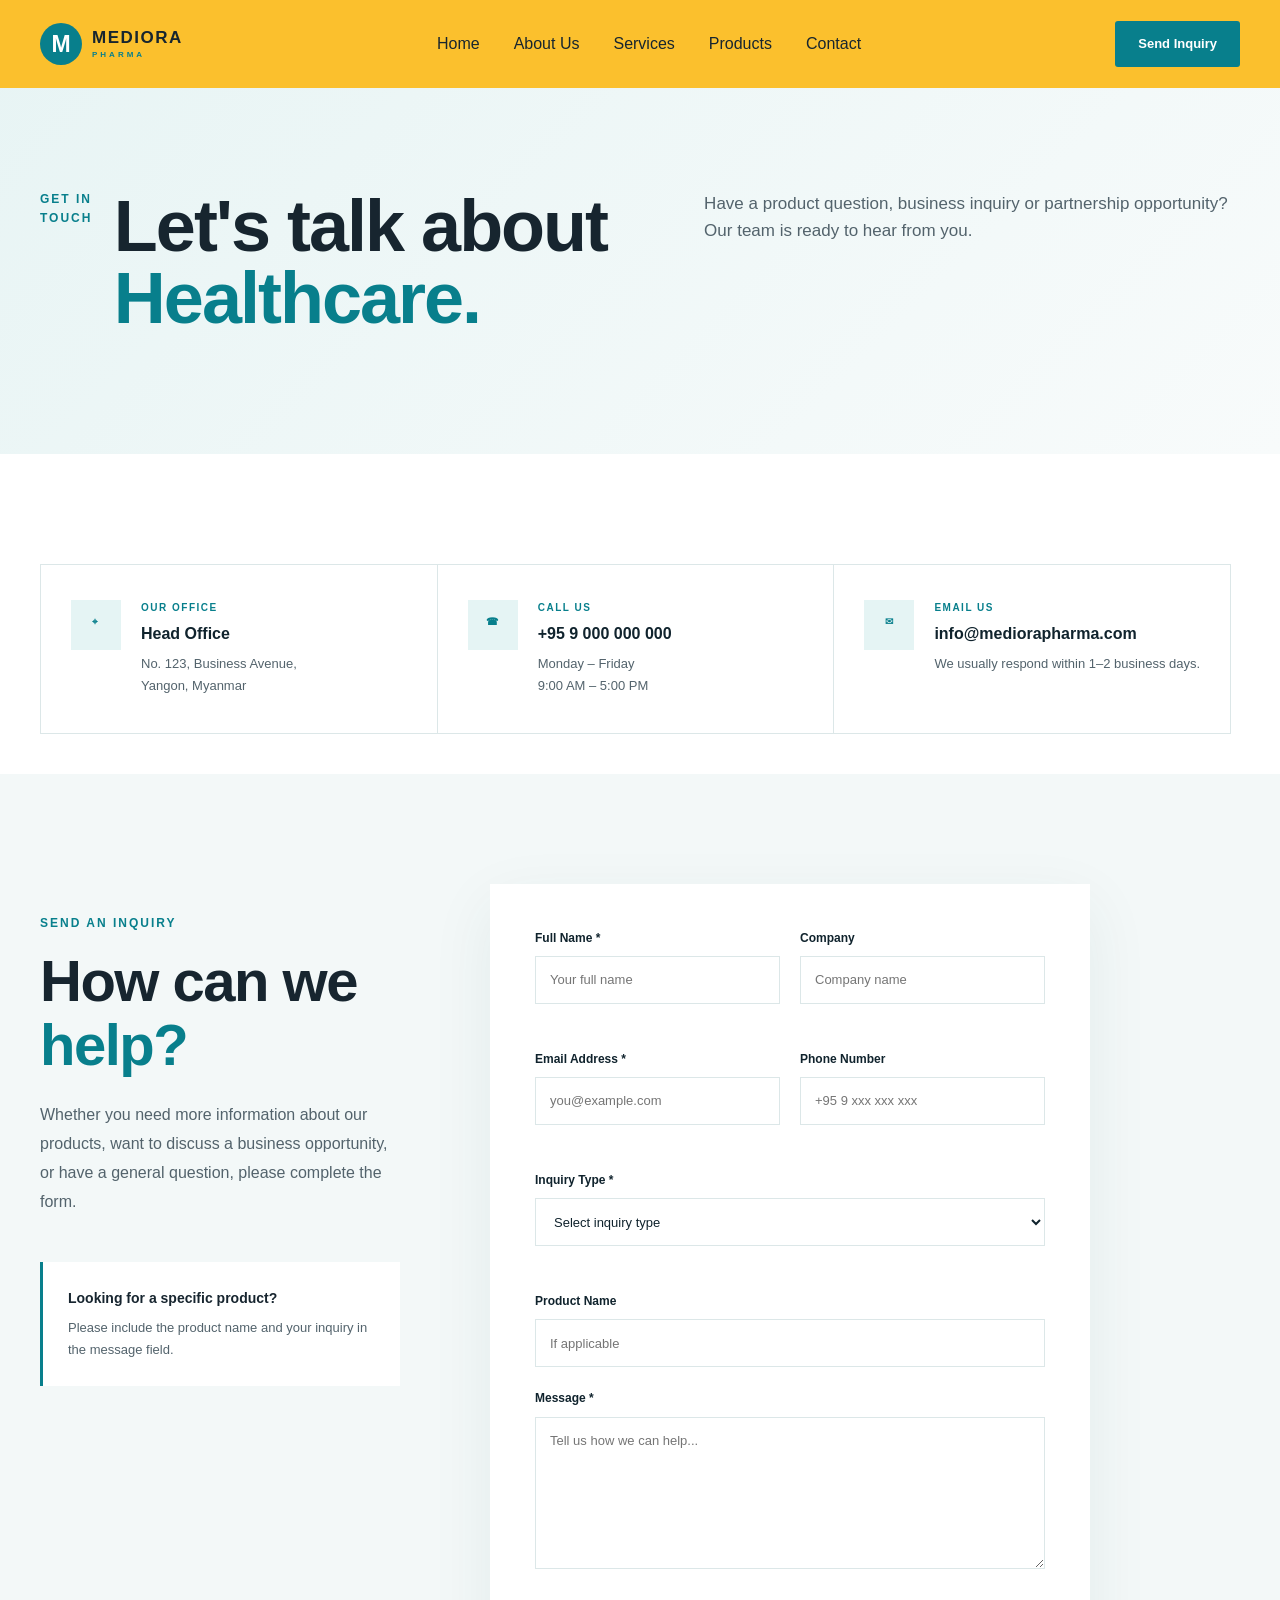
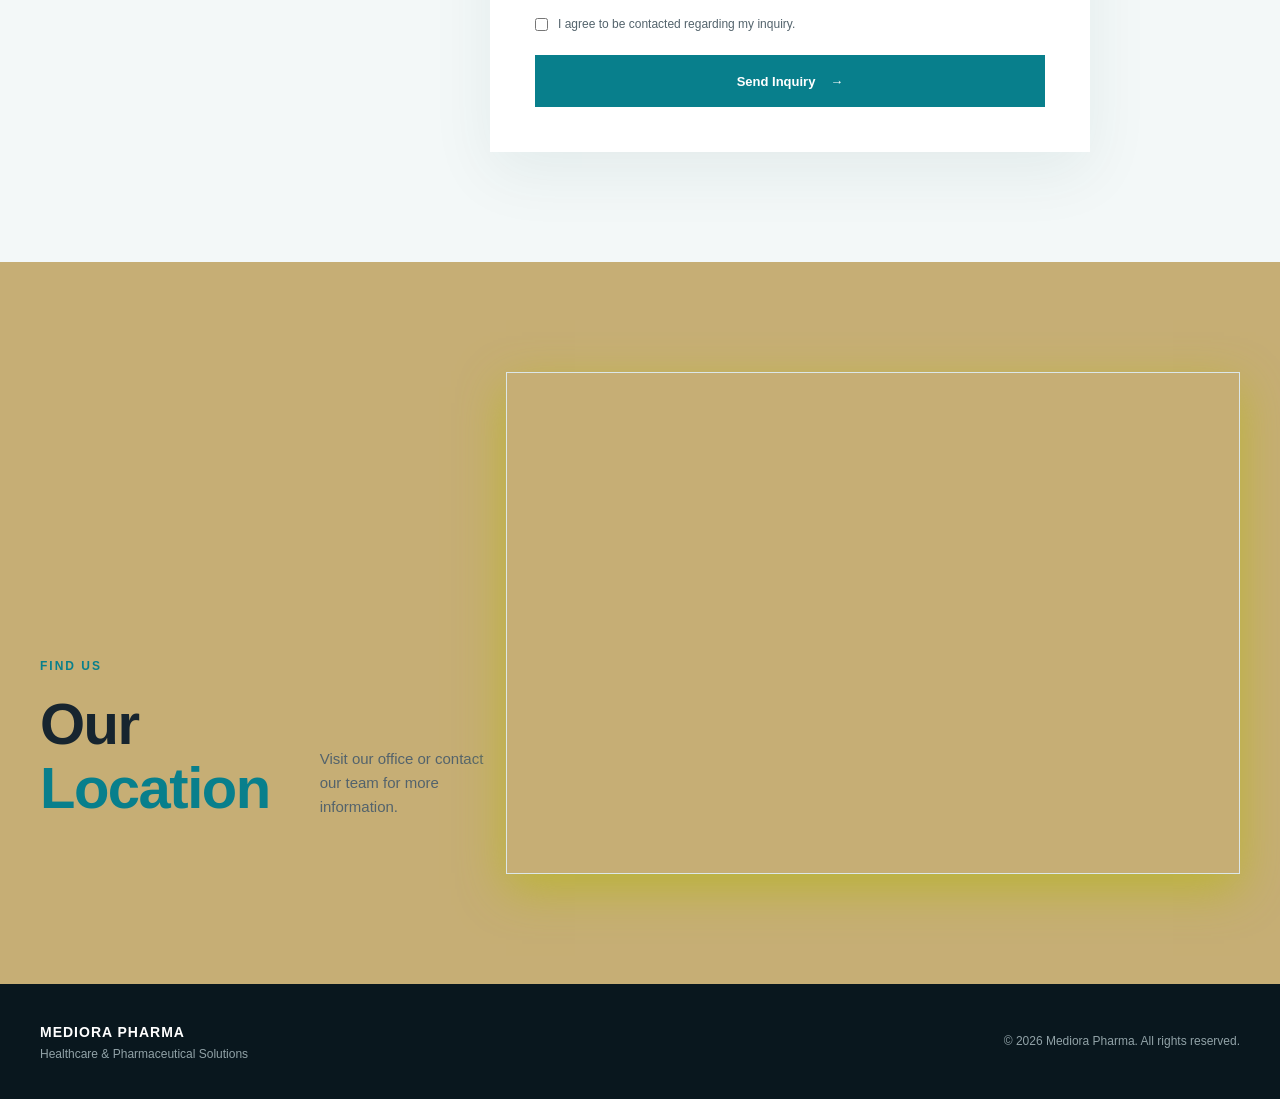
<file: contact.html>
<!DOCTYPE html>
<html lang="en">

<head>

    <meta charset="UTF-8">

    <meta
        name="viewport"
        content="width=device-width, initial-scale=1.0"
    >

    <title>Contact Us | Mediora Pharma</title>

    <meta
        name="description"
        content="Contact Mediora Pharma for product information, business inquiries and healthcare solutions."
    >

    <link
        rel="stylesheet"
        href="css/style.css"
    >

</head>


<body>


    <!-- =========================
         NAVBAR
    ========================== -->

    <header class="header">

        <div class="container nav-container">

            <a
                href="index.html"
                class="logo"
            >

                <span class="logo-mark">
                    M
                </span>

                <span class="logo-text">
                    MEDIORA
                    <small>PHARMA</small>
                </span>

            </a>


            <nav class="navbar" id="navbar">

                <a href="index.html">
                    Home
                </a>

                <a href="index.html#about">
                    About Us
                </a>

                <a href="index.html#services">
                    Services
                </a>

                <a href="products.html">
                    Products
                </a>

                <a
                    href="contact.html"
                    class="active"
                >
                    Contact
                </a>

            </nav>


            <a
                href="#inquiry"
                class="nav-button"
            >
                Send Inquiry
            </a>


            <button
                class="menu-toggle"
                id="menuToggle"
                aria-label="Open navigation menu"
            >

                <span></span>
                <span></span>
                <span></span>

            </button>

        </div>

    </header>



    <!-- =========================
         PAGE HERO
    ========================== -->

    <section class="page-hero contact-hero">

        <div class="container">

            <span class="section-label">
                GET IN TOUCH
            </span>

            <h1>
                Let's talk about
                <span>Healthcare.</span>
            </h1>

            <p>
                Have a product question, business inquiry
                or partnership opportunity? Our team is
                ready to hear from you.
            </p>

        </div>

    </section>



    <!-- =========================
         CONTACT INFORMATION
    ========================== -->

    <section class="contact-info section">

        <div class="container">

            <div class="contact-info-grid">


                <!-- Address -->

                <div class="contact-info-card">

                    <div class="contact-icon">
                        <span>⌖</span>
                    </div>

                    <div>

                        <span>
                            OUR OFFICE
                        </span>

                        <h3>
                            Head Office
                        </h3>

                        <p>
                            No. 123, Business Avenue,<br>
                            Yangon, Myanmar
                        </p>

                    </div>

                </div>


                <!-- Phone -->

                <div class="contact-info-card">

                    <div class="contact-icon">
                        <span>☎</span>
                    </div>

                    <div>

                        <span>
                            CALL US
                        </span>

                        <h3>
                            +95 9 000 000 000
                        </h3>

                        <p>
                            Monday – Friday<br>
                            9:00 AM – 5:00 PM
                        </p>

                    </div>

                </div>


                <!-- Email -->

                <div class="contact-info-card">

                    <div class="contact-icon">
                        <span>✉</span>
                    </div>

                    <div>

                        <span>
                            EMAIL US
                        </span>

                        <h3>
                            info@mediorapharma.com
                        </h3>

                        <p>
                            We usually respond within
                            1–2 business days.
                        </p>

                    </div>

                </div>

            </div>

        </div>

    </section>



    <!-- =========================
         CONTACT + FORM
    ========================== -->

    <section
        class="contact-main section"
        id="inquiry"
    >

        <div class="container">

            <div class="contact-grid">


                <!-- LEFT CONTENT -->

                <div class="contact-copy">

                    <span class="section-label">
                        SEND AN INQUIRY
                    </span>

                    <h2>
                        How can we
                        <span>help?</span>
                    </h2>

                    <p>
                        Whether you need more information about
                        our products, want to discuss a business
                        opportunity, or have a general question,
                        please complete the form.
                    </p>


                    <div class="contact-note">

                        <strong>
                            Looking for a specific product?
                        </strong>

                        <p>
                            Please include the product name
                            and your inquiry in the message
                            field.
                        </p>

                    </div>

                </div>



                <!-- FORM -->

                <div class="inquiry-form-wrapper">

                    <form
                        id="inquiryForm"
                        class="inquiry-form"
                        novalidate
                    >


                        <!-- Name -->

                        <div class="form-row">

                            <div class="form-group">

                                <label for="fullName">
                                    Full Name *
                                </label>

                                <input
                                    type="text"
                                    id="fullName"
                                    name="fullName"
                                    placeholder="Your full name"
                                    required
                                >

                                <small
                                    class="error-message"
                                    id="fullNameError"
                                ></small>

                            </div>


                            <!-- Company -->

                            <div class="form-group">

                                <label for="company">
                                    Company
                                </label>

                                <input
                                    type="text"
                                    id="company"
                                    name="company"
                                    placeholder="Company name"
                                >

                            </div>

                        </div>



                        <!-- Email / Phone -->

                        <div class="form-row">

                            <div class="form-group">

                                <label for="email">
                                    Email Address *
                                </label>

                                <input
                                    type="email"
                                    id="email"
                                    name="email"
                                    placeholder="you@example.com"
                                    required
                                >

                                <small
                                    class="error-message"
                                    id="emailError"
                                ></small>

                            </div>


                            <div class="form-group">

                                <label for="phone">
                                    Phone Number
                                </label>

                                <input
                                    type="tel"
                                    id="phone"
                                    name="phone"
                                    placeholder="+95 9 xxx xxx xxx"
                                >

                            </div>

                        </div>



                        <!-- Inquiry Type -->

                        <div class="form-group">

                            <label for="inquiryType">
                                Inquiry Type *
                            </label>

                            <select
                                id="inquiryType"
                                name="inquiryType"
                                required
                            >

                                <option value="">
                                    Select inquiry type
                                </option>

                                <option value="product">
                                    Product Information
                                </option>

                                <option value="business">
                                    Business Partnership
                                </option>

                                <option value="distribution">
                                    Distribution
                                </option>

                                <option value="career">
                                    Career
                                </option>

                                <option value="general">
                                    General Inquiry
                                </option>

                            </select>

                            <small
                                class="error-message"
                                id="inquiryTypeError"
                            ></small>

                        </div>



                        <!-- Product -->

                        <div class="form-group">

                            <label for="product">
                                Product Name
                            </label>

                            <input
                                type="text"
                                id="product"
                                name="product"
                                placeholder="If applicable"
                            >

                        </div>



                        <!-- Message -->

                        <div class="form-group">

                            <label for="message">
                                Message *
                            </label>

                            <textarea
                                id="message"
                                name="message"
                                rows="6"
                                placeholder="Tell us how we can help..."
                                required
                            ></textarea>

                            <small
                                class="error-message"
                                id="messageError"
                            ></small>

                        </div>



                        <!-- Consent -->

                        <div class="form-checkbox">

                            <input
                                type="checkbox"
                                id="consent"
                                name="consent"
                            >

                            <label for="consent">
                                I agree to be contacted regarding
                                my inquiry.
                            </label>

                        </div>



                        <!-- Submit -->

                        <button
                            type="submit"
                            class="btn btn-primary form-submit"
                        >

                            Send Inquiry

                            <span>
                                →
                            </span>

                        </button>


                        <!-- Success -->

                        <div
                            id="formSuccess"
                            class="form-success"
                        >

                            <strong>
                                ✓ Inquiry submitted
                            </strong>

                            <p>
                                Thank you. Your inquiry has
                                been received successfully.
                            </p>

                        </div>

                    </form>

                </div>

            </div>

        </div>

    </section>



    <!-- =========================
         GOOGLE MAP
    ========================== -->

    <section class="map-section">

        <div class="container">

            <div class="section-heading">

                <div>

                    <span class="section-label">
                        FIND US
                    </span>

                    <h2>
                        Our <span>Location</span>
                    </h2>

                </div>

                <p>
                    Visit our office or contact our team
                    for more information.
                </p>

            </div>


            <div class="map-wrapper">

                <!--
                    Replace the iframe src with your
                    actual Google Maps embed URL.
                -->

                <iframe
                    src="https://www.google.com/maps?q=Yangon,Myanmar&output=embed"
                    width="100%"
                    height="500"
                    style="border:0;"
                    allowfullscreen=""
                    loading="lazy"
                    referrerpolicy="no-referrer-when-downgrade"
                    title="Mediora Pharma Location"
                >
                </iframe>

            </div>

        </div>

    </section>



    <!-- =========================
         FOOTER
    ========================== -->

    <footer class="footer">

        <div class="container footer-content">

            <div>

                <strong>
                    MEDIORA PHARMA
                </strong>

                <p>
                    Healthcare & Pharmaceutical Solutions
                </p>

            </div>

            <p>
                © 2026 Mediora Pharma.
                All rights reserved.
            </p>

        </div>

    </footer>



    <script src="js/main.js"></script>

</body>

</html>
</file>
<file: css/style.css>
/* =========================================
   RESET
========================================= */
/* ကွန်ပျူတာ (Desktop) အတွက် ပုံမှန် CSS များ */
.container {
  display: flex; /* ဘေးတိုက်စီရန် */
}

/* ဖုန်းနှင့် Tablet (Screen အကျယ် 768px ထက် ငယ်သော) များအတွက် */
@media (max-width: 768px) {
  .container {
    display: block; /* အထက်အောက် ပြန်စီရန် */
  }
  
  /* စာလုံးဆိုဒ်ကို ဖုန်းမှာ နည်းနည်း သေးချင်ရင် */
  h1 {
    font-size: 24px;
  }
} 
* {
    margin: 0;
    padding: 0;
    box-sizing: border-box;
}

html {
    scroll-behavior: smooth;
}

body {
    font-family:
        Arial,
        Helvetica,
        sans-serif;

    color: #17252f;
    background: #ffffff;
    line-height: 1.6;
}

a {
    text-decoration: none;
    color: inherit;
}

button {
    font-family: inherit;
}


/* =========================================
   VARIABLES
========================================= */

:root {

    --primary: #087f8c;
    --primary-dark: #05636e;

    --dark: #10232d;
    --text: #53636c;
    --light: #f3f8f8;
    --border: #dce7e8;

    --white: #ffffff;

    --container: 1200px;

    --transition: 0.3s ease;
}


/* =========================================
   GLOBAL
========================================= */

.container {
    width: min(
        calc(100% - 48px),
        var(--container)
    );

    margin: 0 auto;
}

.section {
    padding: 110px 0;
}

.section-label {
    display: inline-block;

    font-size: 12px;
    font-weight: 700;

    letter-spacing: 2px;

    color: var(--primary);

    margin-bottom: 16px;
}

h2 {
    font-size: clamp(36px, 5vw, 58px);

    line-height: 1.1;

    letter-spacing: -1.5px;
}

h2 span {
    color: var(--primary);
}


/* =========================================
   NAVBAR
========================================= */

.header {
    position: fixed;

    top: 0;
    left: 0;

    width: 100%;

    z-index: 1000;

    background: #FBC02D;

    transition:
        box-shadow var(--transition),
        padding var(--transition);
}

.header.scrolled {
    box-shadow:
        0 5px 30px rgba(0,0,0,0.08);
}

.nav-container {

    height: 88px;

    display: flex;

    align-items: center;

    justify-content: space-between;
}


/* Logo */

.logo {

    display: flex;

    align-items: center;

    gap: 10px;
}

.logo-mark {

    width: 42px;
    height: 42px;

    display: grid;
    place-items: center;

    background: var(--primary);

    color: white;

    font-size: 23px;
    font-weight: 800;

    border-radius: 50%;
}

.logo-text {

    display: flex;

    flex-direction: column;

    font-size: 17px;
    font-weight: 800;

    letter-spacing: 1.5px;

    line-height: 1;
}

.logo-text small {

    font-size: 8px;

    letter-spacing: 3px;

    margin-top: 5px;

    color: var(--primary);
}


/* Navigation */

.navbar {

    display: flex;

    align-items: center;

    gap: 34px;
}

.nav-link {

    position: relative;

    font-size: 14px;

    font-weight: 600;

    color: #42525a;

    padding: 8px 0;

    transition:
        color var(--transition);
}

.nav-link:hover,
.nav-link.active {

    color: var(--primary);
}

.nav-link::after {

    content: "";

    position: absolute;

    left: 0;
    bottom: 0;

    width: 0;
    height: 2px;

    background: var(--primary);

    transition: width var(--transition);
}

.nav-link:hover::after,
.nav-link.active::after {

    width: 100%;
}


/* Navbar Button */

.nav-button {

    padding: 13px 23px;

    background: var(--primary);

    color: white;

    font-size: 13px;
    font-weight: 700;

    border-radius: 3px;

    transition:
        background var(--transition),
        transform var(--transition);
}

.nav-button:hover {

    background: var(--primary-dark);

    transform: translateY(-2px);
}


/* Mobile button */

.menu-toggle {

    display: none;

    width: 42px;
    height: 42px;

    border: none;

    background: transparent;

    cursor: pointer;

    flex-direction: column;

    justify-content: center;

    gap: 5px;
}

.menu-toggle span {

    width: 24px;
    height: 2px;

    background: var(--dark);

    display: block;

    transition: var(--transition);
}


/* =========================================
   HERO
========================================= */

.hero {

    min-height: 760px;

    position: relative;

    display: flex;

    align-items: center;

    overflow: hidden;

    background:

        linear-gradient(
            90deg,
            #e8f4f4 0%,
            #f4f9f9 45%,
            #d7eeee 100%
        );
}


/*
   Placeholder background pattern.
   Replace with real hero image later.
*/

.hero::before {

    content: "";

    position: absolute;

    width: 700px;
    height: 700px;

    right: -150px;
    top: 30px;

    border-radius: 50%;

    background:
        radial-gradient(
            circle,
            rgba(8,127,140,0.17),
            rgba(8,127,140,0) 68%
        );
}

.hero-overlay {

    position: absolute;

    inset: 0;

    background:
        linear-gradient(
            90deg,
            rgba(255,255,255,0.8),
            rgba(255,255,255,0.1)
        );
}

.hero-container {

    position: relative;

    z-index: 2;
}

.hero-content {

    max-width: 690px;

    padding-top: 70px;
}

.eyebrow {

    display: inline-block;

    padding: 8px 13px;

    border-left: 3px solid var(--primary);

    background: rgba(255,255,255,0.7);

    color: var(--primary);

    font-size: 11px;

    font-weight: 800;

    letter-spacing: 2px;

    margin-bottom: 22px;
}

.hero h1 {

    font-size: clamp(
        48px,
        6.5vw,
        82px
    );

    line-height: 1.03;

    letter-spacing: -3px;

    color: var(--dark);

    margin-bottom: 28px;
}

.hero h1 span {

    display: block;

    color: var(--primary);
}

.hero p {

    max-width: 570px;

    font-size: 18px;

    color: #586a72;

    margin-bottom: 38px;
}

.hero-buttons {

    display: flex;

    align-items: center;

    gap: 14px;
}


/* Buttons */

.btn {

    display: inline-flex;

    align-items: center;

    justify-content: center;

    gap: 15px;

    min-height: 52px;

    padding: 0 26px;

    font-size: 13px;

    font-weight: 700;

    transition: var(--transition);
}

.btn-primary {

    color: white;

    background: var(--primary);
}

.btn-primary:hover {

    background: var(--primary-dark);

    transform: translateY(-2px);
}

.btn-outline {

    color: var(--dark);

    border: 1px solid #aababc;

    background: rgba(255,255,255,0.4);
}

.btn-outline:hover {

    border-color: var(--primary);

    color: var(--primary);
}


/* Scroll indicator */

.hero-scroll {

    position: absolute;

    z-index: 5;

    right: 40px;
    bottom: 35px;

    display: flex;

    align-items: center;

    gap: 15px;

    transform: rotate(-90deg);

    transform-origin: right center;

    font-size: 10px;

    letter-spacing: 2px;

    text-transform: uppercase;

    color: #60747b;
}

.scroll-line {

    width: 55px;
    height: 1px;

    background: #60747b;
}


/* =========================================
   ABOUT
========================================= */

.about {

    background: white;
}

.about-grid {

    display: grid;

    grid-template-columns:
        0.9fr
        1.1fr;

    gap: 100px;

    align-items: center;
}


/* About image */

.about-image {

    position: relative;

    min-height: 530px;
}

.image-card {

    width: 85%;

    height: 490px;

    overflow: hidden;
}

.image-placeholder {

    width: 100%;
    height: 100%;

    display: flex;

    flex-direction: column;

    align-items: center;

    justify-content: center;

    background:
        linear-gradient(
            145deg,
            #dceeee,
            #f6fbfb
        );

    position: relative;
}

.image-placeholder::before {

    content: "";

    position: absolute;

    width: 250px;
    height: 250px;

    border-radius: 50%;

    border: 1px solid rgba(8,127,140,0.25);
}

.medical-symbol {

    width: 90px;
    height: 90px;

    display: grid;
    place-items: center;

    border-radius: 50%;

    background: var(--primary);

    color: white;

    font-size: 45px;

    position: relative;
}

.image-placeholder p {

    margin-top: 25px;

    text-align: center;

    color: var(--primary);

    font-size: 13px;

    letter-spacing: 3px;

    font-weight: 800;
}


/* Experience */

.experience-card {

    position: absolute;

    right: 0;
    bottom: 15px;

    width: 185px;

    padding: 28px 24px;

    background: var(--dark);

    color: white;

    display: flex;

    flex-direction: column;

    gap: 5px;
}

.experience-card strong {

    font-size: 48px;

    line-height: 1;

    color: #6ed3d6;
}

.experience-card span {

    font-size: 12px;

    line-height: 1.5;

    color: #c5d3d5;
}


/* About content */

.about-content {

    max-width: 600px;
}

.about-content h2 {

    margin-bottom: 28px;
}

.about-content > p {

    color: var(--text);

    margin-bottom: 18px;
}

.about-content .lead {

    font-size: 18px;

    color: #40535b;
}


/* Points */

.about-points {

    display: grid;

    gap: 22px;

    margin: 35px 0;
}

.about-point {

    display: flex;

    gap: 16px;
}

.point-icon {

    flex: 0 0 34px;

    width: 34px;
    height: 34px;

    display: grid;

    place-items: center;

    border-radius: 50%;

    background: #e3f3f3;

    color: var(--primary);

    font-weight: 800;
}

.about-point h3 {

    font-size: 15px;

    margin-bottom: 4px;
}

.about-point p {

    color: var(--text);

    font-size: 13px;
}


/* Text link */

.text-link {

    display: inline-flex;

    gap: 12px;

    align-items: center;

    color: var(--primary);

    font-weight: 700;

    font-size: 13px;

    border-bottom: 1px solid var(--primary);

    padding-bottom: 5px;
}

.text-link span {

    transition:
        transform var(--transition);
}

.text-link:hover span {

    transform: translateX(5px);
}


/* =========================================
   SERVICES
========================================= */

.services {

    background: var(--light);
}

.section-heading {

    display: flex;

    justify-content: space-between;

    align-items: flex-end;

    gap: 50px;

    margin-bottom: 55px;
}

.section-heading > p {

    max-width: 430px;

    color: var(--text);

    font-size: 15px;
}


/* Service grid */

.services-grid {

    display: grid;

    grid-template-columns:
        repeat(4, 1fr);

    border-top: 1px solid var(--border);

    border-left: 1px solid var(--border);
}


/* Service card */

.service-card {

    position: relative;

    min-height: 380px;

    padding: 35px 30px;

    background: white;

    border-right: 1px solid var(--border);

    border-bottom: 1px solid var(--border);

    transition:
        transform var(--transition),
        box-shadow var(--transition);
}

.service-card:hover {

    transform: translateY(-8px);

    box-shadow:
        0 20px 50px rgba(20,70,75,0.10);

    z-index: 2;
}

.service-number {

    font-size: 11px;

    font-weight: 700;

    letter-spacing: 1px;

    color: #9aacb0;

    margin-bottom: 45px;
}

.service-icon {

    width: 54px;
    height: 54px;

    display: grid;
    place-items: center;

    border-radius: 50%;

    background: #e5f4f4;

    color: var(--primary);

    font-size: 25px;

    margin-bottom: 25px;
}

.service-card h3 {

    font-size: 21px;

    line-height: 1.25;

    margin-bottom: 17px;

    color: var(--dark);
}

.service-card p {

    color: var(--text);

    font-size: 13px;

    line-height: 1.7;
}

.service-link {

    position: absolute;

    left: 30px;
    bottom: 28px;

    display: flex;

    gap: 10px;

    color: var(--primary);

    font-size: 12px;

    font-weight: 800;
}

.service-link span {

    transition:
        transform var(--transition);
}

.service-link:hover span {

    transform: translateX(5px);
}


/* =========================================
   PLACEHOLDER
========================================= */

.placeholder-section {

    padding: 120px 0;

    text-align: center;

    background: white;
}

.placeholder-section p {

    margin-top: 20px;

    color: var(--text);
}


/* =========================================
   CONTACT
========================================= */

.contact-placeholder {

    padding: 90px 0;

    background: var(--dark);

    color: white;

    text-align: center;
}

.contact-placeholder h2 {

    max-width: 750px;

    margin: 0 auto 35px;

    font-size: clamp(
        32px,
        5vw,
        55px
    );
}


/* =========================================
   FOOTER
========================================= */

.footer {

    background: #09171e;

    color: white;

    padding: 35px 0;
}

.footer-content {

    display: flex;

    align-items: center;

    justify-content: space-between;

    gap: 30px;
}

.footer strong {

    font-size: 14px;

    letter-spacing: 1px;
}

.footer p {

    color: #91a2a7;

    font-size: 12px;
}


/* =========================================
   RESPONSIVE
========================================= */

@media (max-width: 1000px) {

    .navbar {

        gap: 18px;
    }

    .nav-button {

        display: none;
    }

    .about-grid {

        grid-template-columns: 1fr;

        gap: 70px;
    }

    .about-image {

        max-width: 650px;
    }

    .services-grid {

        grid-template-columns:
            repeat(2, 1fr);
    }

}


@media (max-width: 768px) {

    .section {

        padding: 75px 0;
    }

    .nav-container {

        height: 75px;
    }

    .menu-toggle {

        display: flex;
    }

    .navbar {

        position: absolute;

        top: 75px;
        left: 0;

        width: 100%;

        display: flex;

        flex-direction: column;

        align-items: flex-start;

        gap: 0;

        background: white;

        padding: 15px 24px 25px;

        box-shadow:
            0 15px 30px rgba(0,0,0,0.08);

        opacity: 0;

        visibility: hidden;

        transform: translateY(-10px);

        transition: var(--transition);
    }

    .navbar.open {

        opacity: 1;

        visibility: visible;

        transform: translateY(0);
    }

    .nav-link {

        width: 100%;

        padding: 14px 0;

        border-bottom: 1px solid #edf2f2;
    }

    .nav-link::after {

        display: none;
    }

    .hero {

        min-height: 700px;
    }

    .hero h1 {

        letter-spacing: -2px;
    }

    .hero-scroll {

        display: none;
    }

    .section-heading {

        flex-direction: column;

        align-items: flex-start;

        margin-bottom: 40px;
    }

    .services-grid {

        grid-template-columns: 1fr;
    }

    .service-card {

        min-height: 340px;
    }

    .footer-content {

        flex-direction: column;

        align-items: flex-start;
    }

}


@media (max-width: 500px) {

    .container {

        width:
            calc(100% - 32px);
    }

    .hero-content {

        padding-top: 50px;
    }

    .hero h1 {

        font-size: 45px;

        letter-spacing: -1.8px;
    }

    .hero p {

        font-size: 16px;
    }

    .hero-buttons {

        flex-direction: column;

        align-items: stretch;
    }

    .btn {

        width: 100%;
    }

    .about-image {

        min-height: 400px;
    }

    .image-card {

        width: 90%;
        height: 380px;
    }

    .experience-card {

        width: 155px;

        padding: 20px;
    }

    .experience-card strong {

        font-size: 38px;
    }

}
/* =========================================
   PRODUCTS
========================================= */

.products {
    background: #ffffff;
}


/* Product controls */

.product-controls {

    display: flex;

    align-items: center;

    justify-content: space-between;

    gap: 30px;

    margin-bottom: 45px;

    padding-bottom: 25px;

    border-bottom: 1px solid var(--border);
}


.product-categories {

    display: flex;

    flex-wrap: wrap;

    gap: 8px;
}


.category-btn {

    border: 1px solid var(--border);

    background: white;

    color: var(--text);

    padding: 10px 17px;

    font-size: 12px;

    font-weight: 700;

    cursor: pointer;

    transition: var(--transition);
}


.category-btn:hover {

    border-color: var(--primary);

    color: var(--primary);
}


.category-btn.active {

    background: var(--primary);

    border-color: var(--primary);

    color: white;
}


/* Search */

.product-search {

    position: relative;

    width: 250px;
}


.product-search input {

    width: 100%;

    height: 44px;

    padding:
        0 40px 0 15px;

    border: 1px solid var(--border);

    outline: none;

    font-size: 13px;

    transition: var(--transition);
}


.product-search input:focus {

    border-color: var(--primary);
}


.product-search span {

    position: absolute;

    right: 14px;

    top: 50%;

    transform: translateY(-50%);

    font-size: 20px;

    color: var(--primary);
}


/* Product grid */

.products-grid {

    display: grid;

    grid-template-columns:
        repeat(4, 1fr);

    gap: 24px;
}


/* Product card */

.product-card {

    background: white;

    border: 1px solid var(--border);

    transition:
        transform var(--transition),
        box-shadow var(--transition);
}


.product-card:hover {

    transform: translateY(-7px);

    box-shadow:
        0 18px 45px
        rgba(20,70,75,0.10);
}


/* Product image */

.product-image {

    position: relative;

    height: 280px;

    overflow: hidden;

    background:
        linear-gradient(
            145deg,
            #e8f4f4,
            #f8fbfb
        );
}


.product-image img {

    width: 100%;

    height: 100%;

    object-fit: cover;

    transition:
        transform 0.5s ease;
}


.product-card:hover
.product-image img {

    transform: scale(1.05);
}


/* Temporary image fallback */

.product-image.image-error {

    display: flex;

    align-items: center;

    justify-content: center;
}


.product-image.image-error::after {

    content: "PRODUCT IMAGE";

    color: var(--primary);

    font-size: 11px;

    font-weight: 800;

    letter-spacing: 2px;
}


.product-category {

    position: absolute;

    top: 15px;

    left: 15px;

    padding: 7px 10px;

    background: white;

    color: var(--primary);

    font-size: 10px;

    font-weight: 800;

    letter-spacing: 0.5px;
}


/* Product content */

.product-content {

    padding: 25px;
}


.product-content h3 {

    font-size: 19px;

    line-height: 1.3;

    margin-bottom: 12px;

    color: var(--dark);
}


.product-content p {

    font-size: 13px;

    line-height: 1.7;

    color: var(--text);

    margin-bottom: 22px;
}


.product-link {

    display: inline-flex;

    align-items: center;

    gap: 10px;

    color: var(--primary);

    font-size: 12px;

    font-weight: 800;
}


.product-link span {

    transition:
        transform var(--transition);
}


.product-link:hover span {

    transform: translateX(5px);
}


/* No products */

.no-products {

    grid-column: 1 / -1;

    text-align: center;

    padding: 80px 20px;

    border: 1px dashed var(--border);
}


.no-products h3 {

    margin-bottom: 8px;
}


.no-products p {

    color: var(--text);

    font-size: 13px;
}


/* Products footer */

.products-footer {

    display: flex;

    justify-content: center;

    margin-top: 50px;
}


/* =========================================
   PRODUCT RESPONSIVE
========================================= */

@media (max-width: 1000px) {

    .products-grid {

        grid-template-columns:
            repeat(2, 1fr);
    }

}


@media (max-width: 768px) {

    .product-controls {

        flex-direction: column;

        align-items: stretch;
    }


    .product-search {

        width: 100%;
    }

}


@media (max-width: 500px) {

    .products-grid {

        grid-template-columns: 1fr;
    }


    .product-categories {

        display: grid;

        grid-template-columns:
            repeat(2, 1fr);
    }


    .category-btn {

        width: 100%;
    }

}
/* =========================================
   PAGE HERO
========================================= */

.page-hero {

    padding:
        190px 0
        100px;

    background:
        linear-gradient(
            135deg,
            #e7f4f4,
            #f8fbfb
        );
}

.page-hero h1 {

    font-size:
        clamp(48px, 6vw, 72px);

    line-height: 1;

    letter-spacing: -2px;

    margin-bottom: 20px;
}

.page-hero h1 span {

    color: var(--primary);
}

.page-hero p {

    max-width: 550px;

    color: var(--text);

    font-size: 17px;
}


/* =========================================
   PRODUCT DETAIL
========================================= */

.product-detail {

    background: white;
}


.product-detail-grid {

    display: grid;

    grid-template-columns:
        0.9fr
        1.1fr;

    gap: 90px;

    align-items: start;
}


/* Detail image */

.product-detail-image {

    position: sticky;

    top: 120px;
}


.detail-image-wrapper {

    height: 580px;

    background:
        linear-gradient(
            145deg,
            #e7f4f4,
            #f8fbfb
        );

    overflow: hidden;
}


.detail-image-wrapper img {

    width: 100%;

    height: 100%;

    object-fit: cover;
}


/* Detail content */

.product-detail-content {

    padding-top: 15px;
}


.product-detail-content h1 {

    font-size:
        clamp(40px, 5vw, 62px);

    line-height: 1.05;

    letter-spacing: -2px;

    color: var(--dark);

    margin-bottom: 25px;
}


.product-lead {

    font-size: 18px;

    color: var(--text);

    max-width: 650px;

    margin-bottom: 40px;
}


/* Product information */

.product-info-list {

    border-top:
        1px solid var(--border);

    margin-bottom: 45px;
}


.product-info-item {

    display: grid;

    grid-template-columns:
        150px
        1fr;

    gap: 25px;

    padding: 18px 0;

    border-bottom:
        1px solid var(--border);
}


.product-info-item span {

    color: var(--primary);

    font-size: 12px;

    font-weight: 800;

    text-transform: uppercase;

    letter-spacing: 1px;
}


.product-info-item strong {

    font-size: 14px;

    color: var(--dark);

    font-weight: 600;
}


/* Product description */

.product-description {

    margin-bottom: 40px;
}


.product-description h2 {

    font-size: 28px;

    letter-spacing: -0.5px;

    margin-bottom: 15px;
}


.product-description p {

    color: var(--text);

    font-size: 15px;

    line-height: 1.8;
}


/* Actions */

.product-actions {

    display: flex;

    gap: 12px;

    flex-wrap: wrap;
}


/* Not found */

.product-not-found {

    text-align: center;

    padding: 80px 20px;
}


.product-not-found h1 {

    margin-bottom: 15px;
}


.product-not-found p {

    color: var(--text);

    margin-bottom: 30px;
}


/* Related */

.related-products {

    background: var(--light);
}


/* =========================================
   RESPONSIVE
========================================= */

@media (max-width: 900px) {

    .product-detail-grid {

        grid-template-columns: 1fr;

        gap: 50px;
    }


    .product-detail-image {

        position: static;
    }


    .detail-image-wrapper {

        height: 500px;
    }

}


@media (max-width: 600px) {

    .page-hero {

        padding:
            140px 0
            70px;
    }


    .product-detail-content h1 {

        font-size: 42px;
    }


    .detail-image-wrapper {

        height: 380px;
    }


    .product-info-item {

        grid-template-columns: 1fr;

        gap: 6px;
    }


    .product-actions {

        flex-direction: column;
    }


    .product-actions .btn {

        width: 100%;
    }

}
/* =========================================
   CONTACT PAGE
========================================= */

.contact-hero {
    background:
        linear-gradient(
            135deg,
            #e7f4f4,
            #f8fbfb
        );
}


/* =========================================
   CONTACT INFO
========================================= */

.contact-info {
    padding-bottom: 40px;
}


.contact-info-grid {

    display: grid;

    grid-template-columns:
        repeat(3, 1fr);

    border-top:
        1px solid var(--border);

    border-left:
        1px solid var(--border);
}


.contact-info-card {

    display: flex;

    gap: 20px;

    padding: 35px 30px;

    border-right:
        1px solid var(--border);

    border-bottom:
        1px solid var(--border);

    background: white;
}


.contact-icon {

    flex: 0 0 50px;

    width: 50px;
    height: 50px;

    display: grid;

    place-items: center;

    background: #e5f4f4;

    color: var(--primary);

    font-size: 23px;
}


.contact-info-card span {

    display: block;

    font-size: 10px;

    font-weight: 800;

    letter-spacing: 1.5px;

    color: var(--primary);

    margin-bottom: 7px;
}


.contact-info-card h3 {

    font-size: 16px;

    line-height: 1.4;

    color: var(--dark);

    margin-bottom: 8px;
}


.contact-info-card p {

    color: var(--text);

    font-size: 13px;

    line-height: 1.7;
}


/* =========================================
   CONTACT MAIN
========================================= */

.contact-main {

    background: var(--light);
}


.contact-grid {

    display: grid;

    grid-template-columns:
        0.75fr
        1.25fr;

    gap: 90px;

    align-items: start;
}


.contact-copy {

    padding-top: 25px;

    position: sticky;

    top: 120px;
}


.contact-copy h2 {

    margin-bottom: 25px;
}


.contact-copy > p {

    max-width: 480px;

    color: var(--text);

    font-size: 16px;

    line-height: 1.8;
}


/* Contact note */

.contact-note {

    margin-top: 45px;

    padding: 25px;

    border-left:
        3px solid var(--primary);

    background: white;
}


.contact-note strong {

    display: block;

    font-size: 14px;

    margin-bottom: 8px;
}


.contact-note p {

    color: var(--text);

    font-size: 13px;

    line-height: 1.7;
}


/* =========================================
   INQUIRY FORM
========================================= */

.inquiry-form-wrapper {

    background: white;

    padding: 45px;

    box-shadow:
        0 20px 60px
        rgba(20,70,75,0.07);
}


.inquiry-form {

    display: flex;

    flex-direction: column;

    gap: 22px;
}


.form-row {

    display: grid;

    grid-template-columns:
        repeat(2, 1fr);

    gap: 20px;
}


.form-group {

    display: flex;

    flex-direction: column;

    gap: 8px;
}


.form-group label {

    font-size: 12px;

    font-weight: 700;

    color: var(--dark);
}


.form-group input,
.form-group select,
.form-group textarea {

    width: 100%;

    border:
        1px solid var(--border);

    background: white;

    padding:
        13px 14px;

    font-family: inherit;

    font-size: 13px;

    color: var(--dark);

    outline: none;

    transition:
        border-color var(--transition),
        box-shadow var(--transition);
}


.form-group input {

    height: 48px;
}


.form-group select {

    height: 48px;

    cursor: pointer;
}


.form-group textarea {

    resize: vertical;

    min-height: 150px;

    line-height: 1.6;
}


.form-group input:focus,
.form-group select:focus,
.form-group textarea:focus {

    border-color:
        var(--primary);

    box-shadow:
        0 0 0 3px
        rgba(8,127,140,0.08);
}


.form-group.error input,
.form-group.error select,
.form-group.error textarea {

    border-color: #c94a4a;
}


.error-message {

    min-height: 16px;

    color: #c94a4a;

    font-size: 11px;
}


/* Checkbox */

.form-checkbox {

    display: flex;

    align-items: flex-start;

    gap: 10px;

    font-size: 12px;

    color: var(--text);

    line-height: 1.5;
}


.form-checkbox input {

    margin-top: 3px;

    accent-color:
        var(--primary);

    cursor: pointer;
}


.form-checkbox label {

    cursor: pointer;
}


/* Submit */

.form-submit {

    width: 100%;

    border: none;

    cursor: pointer;
}


/* Success */

.form-success {

    display: none;

    padding: 18px;

    background: #e6f6ee;

    border-left:
        3px solid #31915d;

    color: #256d49;
}


.form-success.show {

    display: block;
}


.form-success strong {

    display: block;

    font-size: 14px;

    margin-bottom: 4px;
}


.form-success p {

    font-size: 12px;

    margin: 0;
}


/* =========================================
   GOOGLE MAP
========================================= */

.map-section {

    padding: 110px 0;

    background: rgb(198, 174, 117);
}


.map-wrapper {

    width: 100%;

    overflow: hidden;

    border:
        1px solid var(--border);

    box-shadow:
        0 15px 45px
        rgba(185, 181, 45, 0.873);
}


.map-wrapper iframe {

    display: block;

    width: 100%;

    filter:
        grayscale(20%);
}


/* =========================================
   CONTACT RESPONSIVE
========================================= */

@media (max-width: 950px) {

    .contact-info-grid {

        grid-template-columns: 1fr;
    }


    .contact-grid {

        grid-template-columns: 1fr;

        gap: 50px;
    }


    .contact-copy {

        position: static;
    }

}


@media (max-width: 650px) {

    .contact-info-card {

        padding: 25px 20px;
    }


    .inquiry-form-wrapper {

        padding: 25px 20px;
    }


    .form-row {

        grid-template-columns: 1fr;

        gap: 22px;
    }


    .map-section {

        padding: 75px 0;
    }


    .map-wrapper iframe {

        height: 380px;
    }

}
</file>
